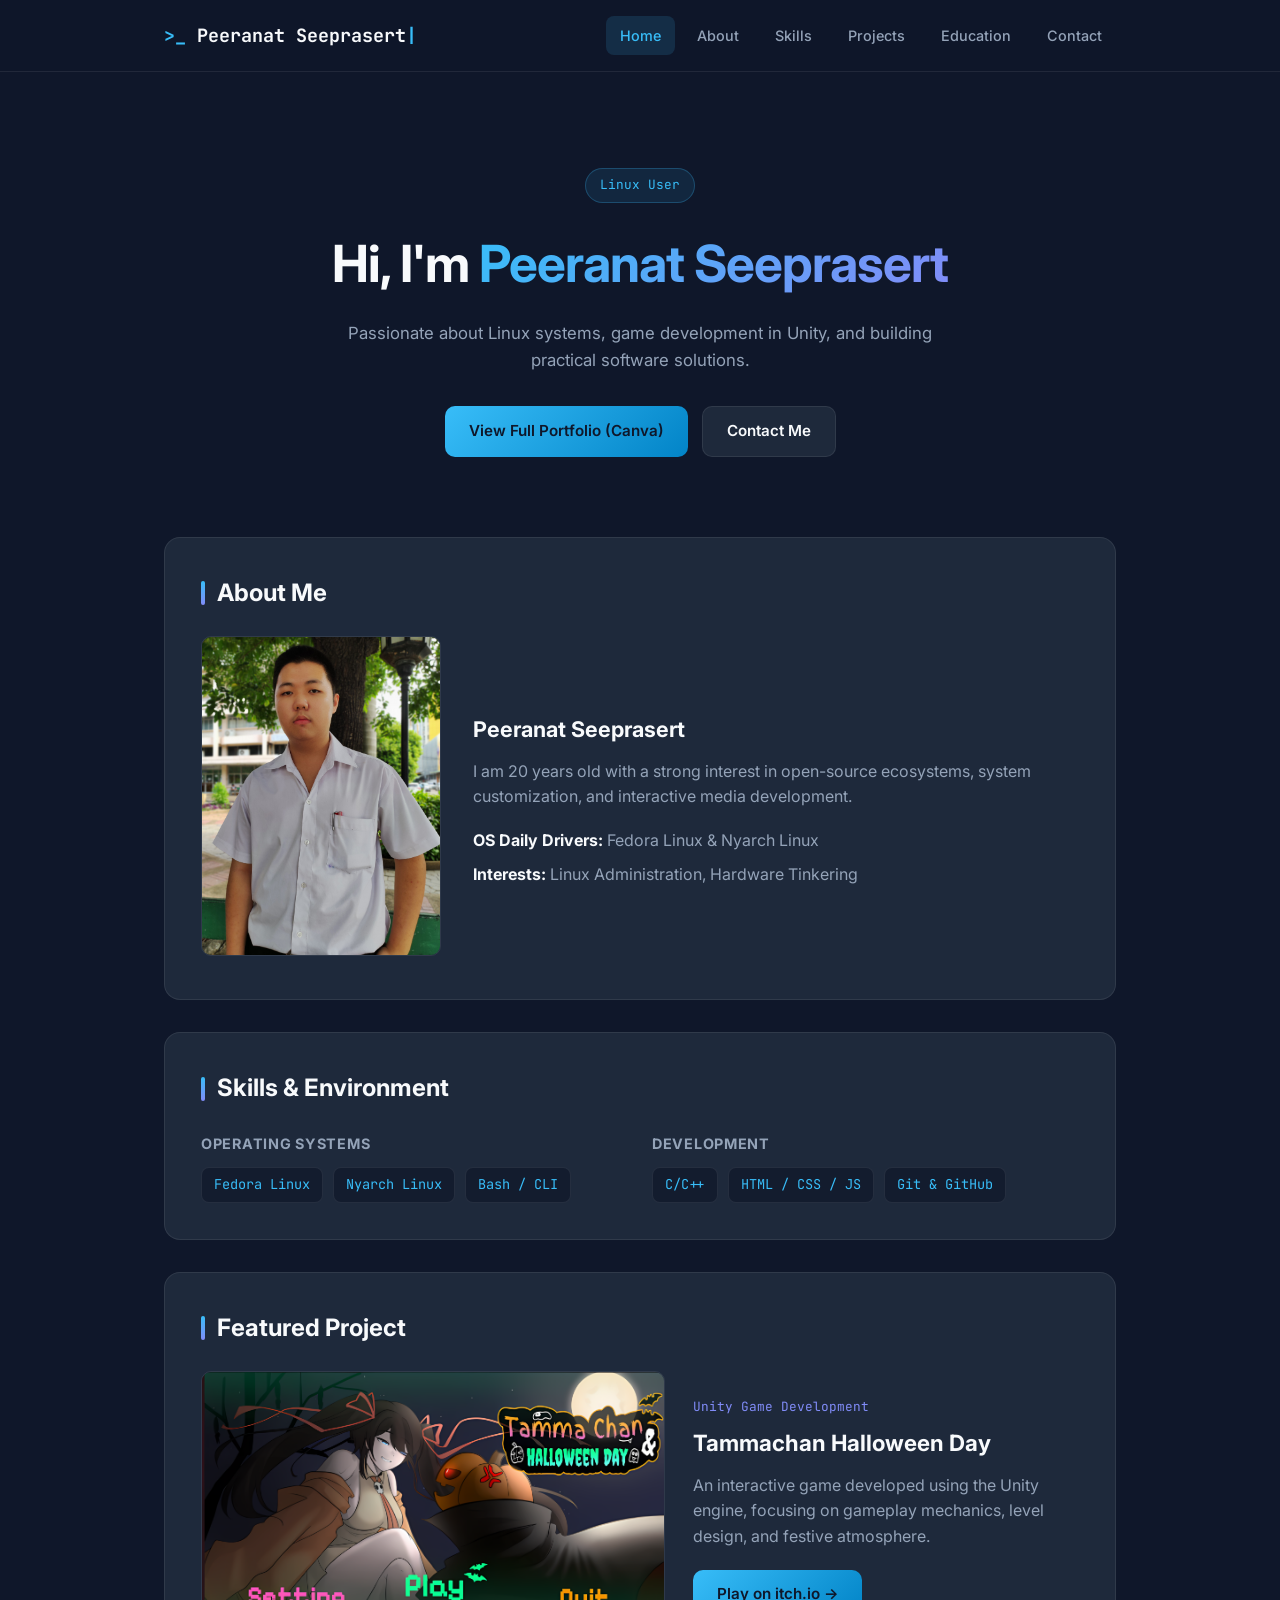
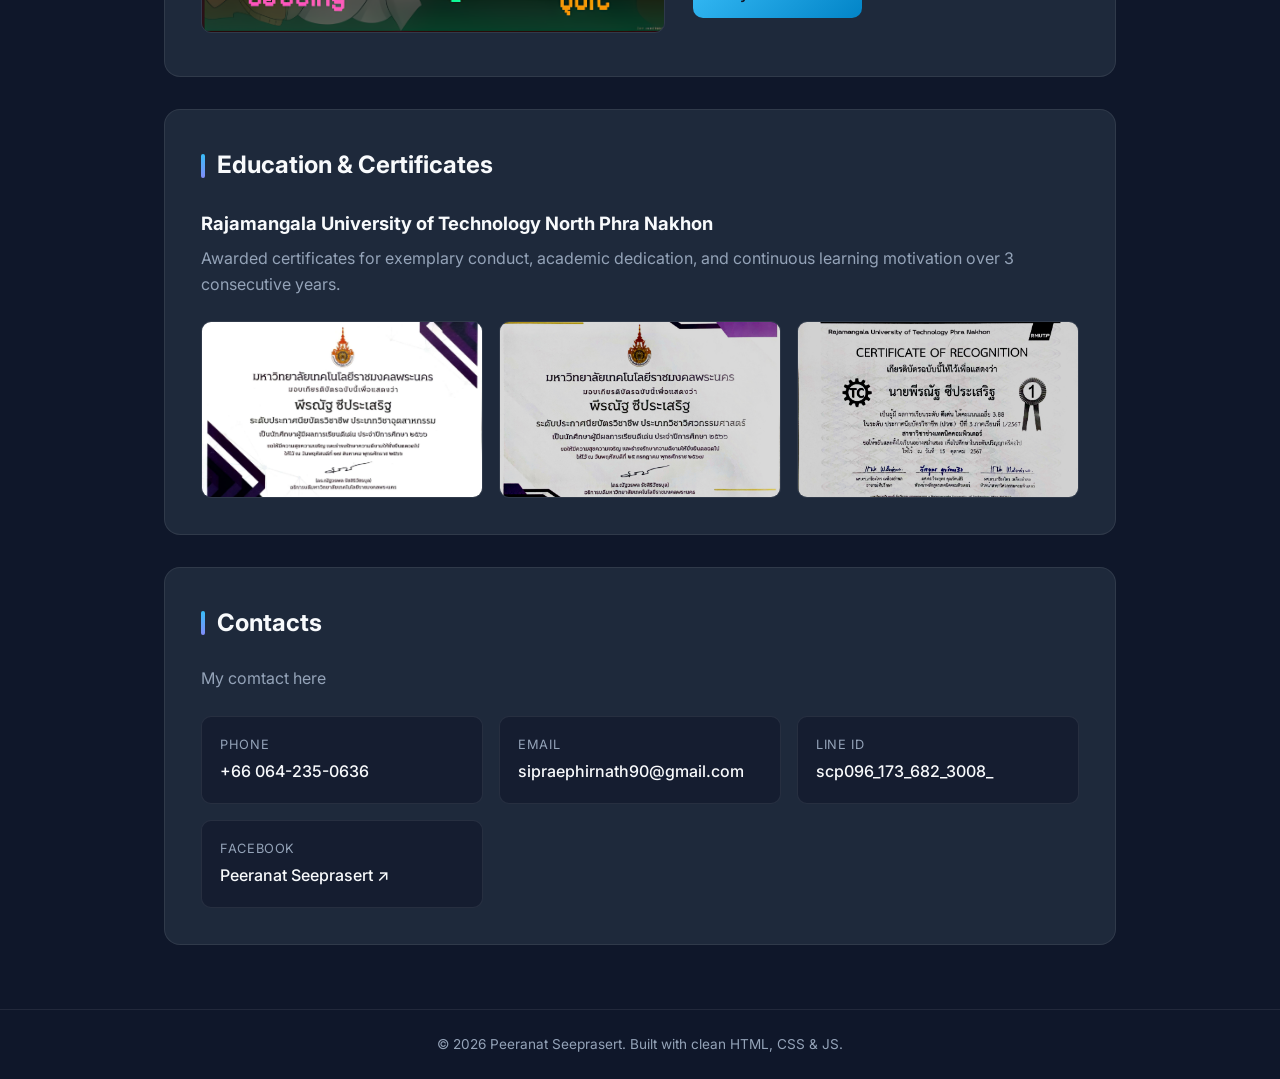
<file: site/index.html>
<!DOCTYPE html>
<html lang="en">
<head>
  <meta charset="UTF-8">
  <meta name="viewport" content="width=device-width, initial-scale=1.0">
  <title>Peeranat Seeprasert | Portfolio</title>
  <link rel="preconnect" href="https://fonts.googleapis.com">
  <link rel="preconnect" href="https://fonts.gstatic.com" crossorigin>
  <link href="https://fonts.googleapis.com/css2?family=Inter:wght@400;500;600;700&family=JetBrains+Mono:wght@500;700&display=swap" rel="stylesheet">
  <link rel="stylesheet" href="styles.css">
</head>
<body>

  <nav class="navbar">
    <div class="nav-container">
      <a href="#home" class="brand">
        <span class="prompt">&gt;_</span> <span id="typewriter"></span><span class="cursor">|</span>
      </a>
      <div class="nav-links">
        <a href="#home" class="active">Home</a>
        <a href="#about">About</a>
        <a href="#skills">Skills</a>
        <a href="#projects">Projects</a>
        <a href="#education">Education</a>
        <a href="#contacts">Contact</a>
      </div>
    </div>
  </nav>

  <main class="container">
    <!-- Hero Section -->
    <section id="home" class="hero">
      <span class="badge">Linux User</span>
      <h1>Hi, I'm <span class="gradient-text">Peeranat Seeprasert</span></h1>
      <p class="hero-desc">
        Passionate about Linux systems, game development in Unity, and building practical software solutions.
      </p>
      <div class="hero-actions">
        <a href="https://www.canva.com/design/DAFn1muEa0U/SDMkf6ifCGOokU0-OmJz7w/view?utm_content=DAFn1muEa0U&utm_campaign=designshare&utm_medium=link&utm_source=editor" target="_blank" rel="noopener" class="btn btn-primary">
          View Full Portfolio (Canva)
        </a>
        <a href="#contacts" class="btn btn-secondary">Contact Me</a>
      </div>
    </section>

    <!-- About Section -->
    <section id="about" class="card">
      <h2 class="section-title">About Me</h2>
      <div class="about-grid">
        <div class="about-image">
          <img src="v2.jpg" alt="Peeranat Seeprasert">
        </div>
        <div class="about-content">
          <h3>Peeranat Seeprasert</h3>
          <p>
            I am 20 years old with a strong interest in open-source ecosystems, system customization, and interactive media development.
          </p>
          <ul class="info-list">
            <li><strong>OS Daily Drivers:</strong> Fedora Linux &amp; Nyarch Linux</li>
            <li><strong>Interests:</strong> Linux Administration, Hardware Tinkering</li>
          </ul>
        </div>
      </div>
    </section>

    <!-- Skills Section -->
    <section id="skills" class="card">
      <h2 class="section-title">Skills &amp; Environment</h2>
      <div class="skills-grid">
        <div class="skill-group">
          <h4>Operating Systems</h4>
          <div class="tags">
            <span class="tag">Fedora Linux</span>
            <span class="tag">Nyarch Linux</span>
            <span class="tag">Bash / CLI</span>
          </div>
        </div>
        <div class="skill-group">
          <h4>Development</h4>
          <div class="tags">
            <span class="tag">C/C++</span>
            <span class="tag">HTML / CSS / JS</span>
            <span class="tag">Git &amp; GitHub</span>
          </div>
        </div>
      </div>
    </section>

    <!-- Projects Section -->
    <section id="projects" class="card">
      <h2 class="section-title">Featured Project</h2>
      <div class="project-showcase">
        <div class="project-media">
          <img src="Game_Picture.png" alt="Unity Game Example">
        </div>
        <div class="project-info">
          <span class="project-tag">Unity Game Development</span>
          <h3>Tammachan Halloween Day</h3>
          <p>
            An interactive game developed using the Unity engine, focusing on gameplay mechanics, level design, and festive atmosphere.
          </p>
          <a href="https://tammastudio.itch.io/tammachanhalloweenday" target="_blank" rel="noopener" class="btn btn-primary">
            Play on itch.io &rarr;
          </a>
        </div>
      </div>
    </section>

    <!-- Education Section -->
    <section id="education" class="card">
      <h2 class="section-title">Education &amp; Certificates</h2>
      <div class="edu-header">
        <h3>Rajamangala University of Technology North Phra Nakhon</h3>
        <p>Awarded certificates for exemplary conduct, academic dedication, and continuous learning motivation over 3 consecutive years.</p>
      </div>
      <div class="cert-grid">
        <img src="1699880186293(1).jpg" alt="Certificate 1" class="cert-img">
        <img src="IMG_0772.jpg" alt="Certificate 2" class="cert-img">
        <img src="IMG_0771.jpg" alt="Certificate 3" class="cert-img">
      </div>
    </section>

    <!-- Contacts Section -->
    <section id="contacts" class="card">
      <h2 class="section-title">Contacts</h2>
      <p class="contact-subtitle">My comtact here</p>
      <div class="contact-grid">
        <a href="tel:+66642350636" class="contact-item">
          <span class="contact-label">Phone</span>
          <span class="contact-value">+66 064-235-0636</span>
        </a>
        <a href="mailto:sipraephirnath90@gmail.com" class="contact-item">
          <span class="contact-label">Email</span>
          <span class="contact-value">sipraephirnath90@gmail.com</span>
        </a>
        <div class="contact-item">
          <span class="contact-label">Line ID</span>
          <span class="contact-value">scp096_173_682_3008_</span>
        </div>
        <a href="https://www.facebook.com/profile.php?id=100039198768216" target="_blank" rel="noopener" class="contact-item">
          <span class="contact-label">Facebook</span>
          <span class="contact-value">Peeranat Seeprasert &nearr;</span>
        </a>
      </div>
    </section>
  </main>

  <footer>
    <p>&copy; 2026 Peeranat Seeprasert. Built with clean HTML, CSS &amp; JS.</p>
  </footer>

  <script src="app.js"></script>
</body>
</html>
</file>
<file: site/styles.css>
:root {
  --bg-main: #0f172a;
  --bg-card: #1e293b;
  --bg-card-hover: #263349;
  --text-primary: #f8fafc;
  --text-secondary: #94a3b8;
  --accent-primary: #38bdf8;
  --accent-secondary: #818cf8;
  --border-subtle: rgba(255, 255, 255, 0.08);
  --radius-lg: 16px;
  --radius-md: 10px;
}

* {
  box-sizing: border-box;
  margin: 0;
  padding: 0;
}

html {
  scroll-behavior: smooth;
  scroll-padding-top: 85px;
}

body {
  font-family: 'Inter', -apple-system, BlinkMacSystemFont, sans-serif;
  background-color: var(--bg-main);
  color: var(--text-primary);
  line-height: 1.6;
  min-height: 100vh;
  display: flex;
  flex-direction: column;
}

/* Navbar (Glassmorphism) */
.navbar {
  position: sticky;
  top: 0;
  z-index: 1000;
  width: 100%;
  background: rgba(15, 23, 42, 0.82);
  backdrop-filter: blur(12px);
  border-bottom: 1px solid var(--border-subtle);
}

.nav-container {
  max-width: 1000px;
  margin: 0 auto;
  padding: 16px 24px;
  display: flex;
  justify-content: space-between;
  align-items: center;
  gap: 16px;
}

.brand {
  font-family: 'JetBrains Mono', monospace;
  font-size: 1.15rem;
  font-weight: 700;
  color: var(--text-primary);
  text-decoration: none;
}

.brand .prompt {
  color: var(--accent-primary);
}

.cursor {
  color: var(--accent-primary);
  animation: blink 1s step-end infinite;
}

@keyframes blink {
  50% { opacity: 0; }
}

.nav-links {
  display: flex;
  flex-wrap: wrap;
  gap: 8px;
}

.nav-links a {
  text-decoration: none;
  color: var(--text-secondary);
  font-size: 0.9rem;
  font-weight: 500;
  padding: 8px 14px;
  border-radius: 8px;
  transition: all 0.2s ease;
}

.nav-links a:hover,
.nav-links a.active {
  color: var(--text-primary);
  background: rgba(56, 189, 248, 0.14);
}

.nav-links a.active {
  color: var(--accent-primary);
}

/* Main Container */
.container {
  width: 100%;
  max-width: 1000px;
  margin: 0 auto;
  padding: 32px 24px 64px;
  display: flex;
  flex-direction: column;
  gap: 32px;
  flex: 1;
}

/* Hero Section */
.hero {
  text-align: center;
  padding: 64px 20px 48px;
}

.badge {
  display: inline-block;
  font-family: 'JetBrains Mono', monospace;
  font-size: 0.8rem;
  color: var(--accent-primary);
  background: rgba(56, 189, 248, 0.1);
  border: 1px solid rgba(56, 189, 248, 0.25);
  padding: 6px 14px;
  border-radius: 999px;
  margin-bottom: 20px;
}

.hero h1 {
  font-size: clamp(2rem, 5vw, 3.2rem);
  font-weight: 700;
  letter-spacing: -0.02em;
  margin-bottom: 16px;
}

.gradient-text {
  background: linear-gradient(135deg, var(--accent-primary), var(--accent-secondary));
  -webkit-background-clip: text;
  -webkit-text-fill-color: transparent;
}

.hero-desc {
  max-width: 600px;
  margin: 0 auto 32px;
  color: var(--text-secondary);
  font-size: 1.05rem;
}

.hero-actions {
  display: flex;
  justify-content: center;
  flex-wrap: wrap;
  gap: 14px;
}

/* Buttons */
.btn {
  display: inline-flex;
  align-items: center;
  justify-content: center;
  padding: 12px 24px;
  border-radius: var(--radius-md);
  font-weight: 600;
  font-size: 0.95rem;
  text-decoration: none;
  transition: transform 0.2s ease, box-shadow 0.2s ease, background 0.2s ease;
}

.btn-primary {
  background: linear-gradient(135deg, var(--accent-primary), #0284c7);
  color: #0f172a;
}

.btn-primary:hover {
  transform: translateY(-2px);
  box-shadow: 0 8px 20px rgba(56, 189, 248, 0.3);
}

.btn-secondary {
  background: var(--bg-card);
  color: var(--text-primary);
  border: 1px solid var(--border-subtle);
}

.btn-secondary:hover {
  background: var(--bg-card-hover);
  transform: translateY(-2px);
}

/* Section Cards */
.card {
  background: var(--bg-card);
  border: 1px solid var(--border-subtle);
  border-radius: var(--radius-lg);
  padding: 36px;
}

.section-title {
  font-size: 1.5rem;
  margin-bottom: 24px;
  display: flex;
  align-items: center;
  gap: 12px;
}

.section-title::before {
  content: "";
  width: 4px;
  height: 24px;
  border-radius: 4px;
  background: linear-gradient(to bottom, var(--accent-primary), var(--accent-secondary));
}

/* About Grid */
.about-grid {
  display: grid;
  grid-template-columns: 240px 1fr;
  gap: 32px;
  align-items: center;
}

.about-image img {
  width: 100%;
  height: auto;
  aspect-ratio: 3 / 4;
  object-fit: cover;
  border-radius: var(--radius-md);
  border: 1px solid var(--border-subtle);
}

.about-content h3 {
  font-size: 1.35rem;
  margin-bottom: 12px;
}

.about-content p {
  color: var(--text-secondary);
  margin-bottom: 18px;
}

.info-list {
  list-style: none;
  display: flex;
  flex-direction: column;
  gap: 8px;
  color: var(--text-secondary);
}

.info-list strong {
  color: var(--text-primary);
}

/* Skills */
.skills-grid {
  display: grid;
  grid-template-columns: repeat(auto-fit, minmax(260px, 1fr));
  gap: 24px;
}

.skill-group h4 {
  color: var(--text-secondary);
  font-size: 0.9rem;
  text-transform: uppercase;
  letter-spacing: 0.05em;
  margin-bottom: 12px;
}

.tags {
  display: flex;
  flex-wrap: wrap;
  gap: 10px;
}

.tag {
  font-family: 'JetBrains Mono', monospace;
  font-size: 0.85rem;
  background: rgba(15, 23, 42, 0.7);
  color: var(--accent-primary);
  border: 1px solid var(--border-subtle);
  padding: 6px 12px;
  border-radius: 8px;
}

/* Project Showcase */
.project-showcase {
  display: grid;
  grid-template-columns: 1.2fr 1fr;
  gap: 28px;
  align-items: center;
}

.project-media img {
  width: 100%;
  height: auto;
  border-radius: var(--radius-md);
  border: 1px solid var(--border-subtle);
  transition: transform 0.3s ease;
}

.project-media img:hover {
  transform: scale(1.02);
}

.project-tag {
  font-family: 'JetBrains Mono', monospace;
  font-size: 0.8rem;
  color: var(--accent-secondary);
}

.project-info h3 {
  font-size: 1.4rem;
  margin: 6px 0 12px;
}

.project-info p {
  color: var(--text-secondary);
  margin-bottom: 20px;
}

/* Education & Certificates */
.edu-header h3 {
  font-size: 1.15rem;
  margin-bottom: 8px;
}

.edu-header p {
  color: var(--text-secondary);
  margin-bottom: 24px;
}

.cert-grid {
  display: grid;
  grid-template-columns: repeat(auto-fit, minmax(240px, 1fr));
  gap: 16px;
}

.cert-img {
  width: 100%;
  height: auto;
  aspect-ratio: 16 / 10;
  object-fit: cover;
  border-radius: var(--radius-md);
  border: 1px solid var(--border-subtle);
  transition: transform 0.25s ease;
}

.cert-img:hover {
  transform: translateY(-4px);
}

/* Contacts */
.contact-subtitle {
  color: var(--text-secondary);
  margin-bottom: 24px;
}

.contact-grid {
  display: grid;
  grid-template-columns: repeat(auto-fit, minmax(210px, 1fr));
  gap: 16px;
}

.contact-item {
  background: rgba(15, 23, 42, 0.6);
  border: 1px solid var(--border-subtle);
  border-radius: var(--radius-md);
  padding: 18px;
  text-decoration: none;
  display: flex;
  flex-direction: column;
  gap: 4px;
  transition: border-color 0.2s ease, transform 0.2s ease;
}

a.contact-item:hover {
  border-color: var(--accent-primary);
  transform: translateY(-2px);
}

.contact-label {
  font-size: 0.8rem;
  color: var(--text-secondary);
  text-transform: uppercase;
  letter-spacing: 0.05em;
}

.contact-value {
  color: var(--text-primary);
  font-weight: 500;
  word-break: break-word;
}

/* Footer */
footer {
  width: 100%;
  text-align: center;
  padding: 24px;
  border-top: 1px solid var(--border-subtle);
  color: var(--text-secondary);
  font-size: 0.85rem;
}

/* Responsive */
@media (max-width: 768px) {
  .nav-container {
    flex-direction: column;
    padding: 12px 16px;
  }

  .nav-links {
    justify-content: center;
  }

  .card {
    padding: 24px;
  }

  .about-grid,
  .project-showcase {
    grid-template-columns: 1fr;
  }

  .about-image {
    max-width: 240px;
    margin: 0 auto;
  }
}
</file>
